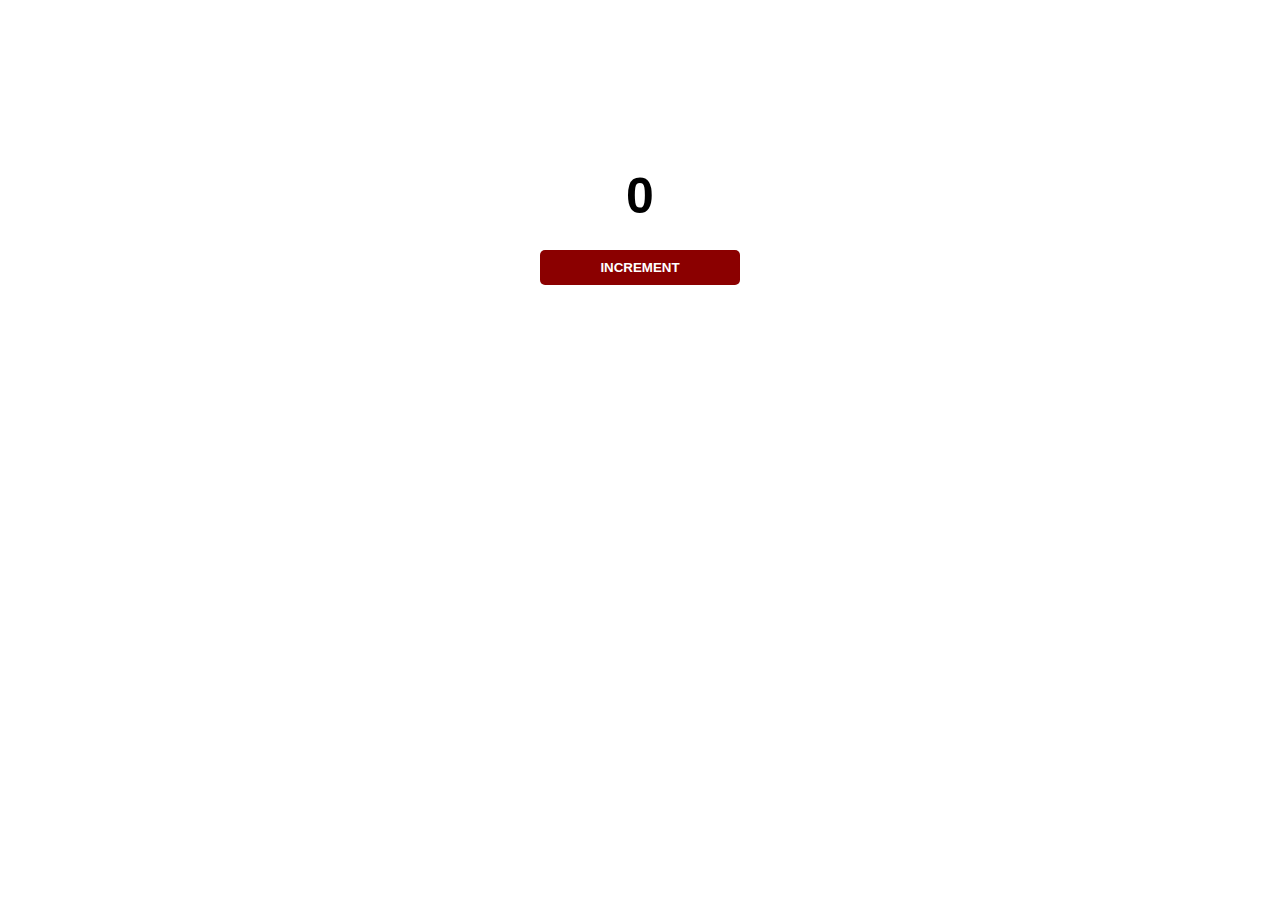
<file: passenger counter app in js/index.html>
<!DOCTYPE html>
<html lang="en">
<head>
    <meta charset="UTF-8">
    <meta name="viewport" content="width=device-width, initial-scale=1.0">
    <title>Passenger counter</title>
    <link rel="stylesheet" href="index.css">
</head>
<body>
    <h1>People entered:</h1>
    <h2 id="count-el">0</h2>
    <button id="increment-btn" onclick="increment()">INCREMENT</button>
</body>
<script src="index.js"></script>
</html>
</file>
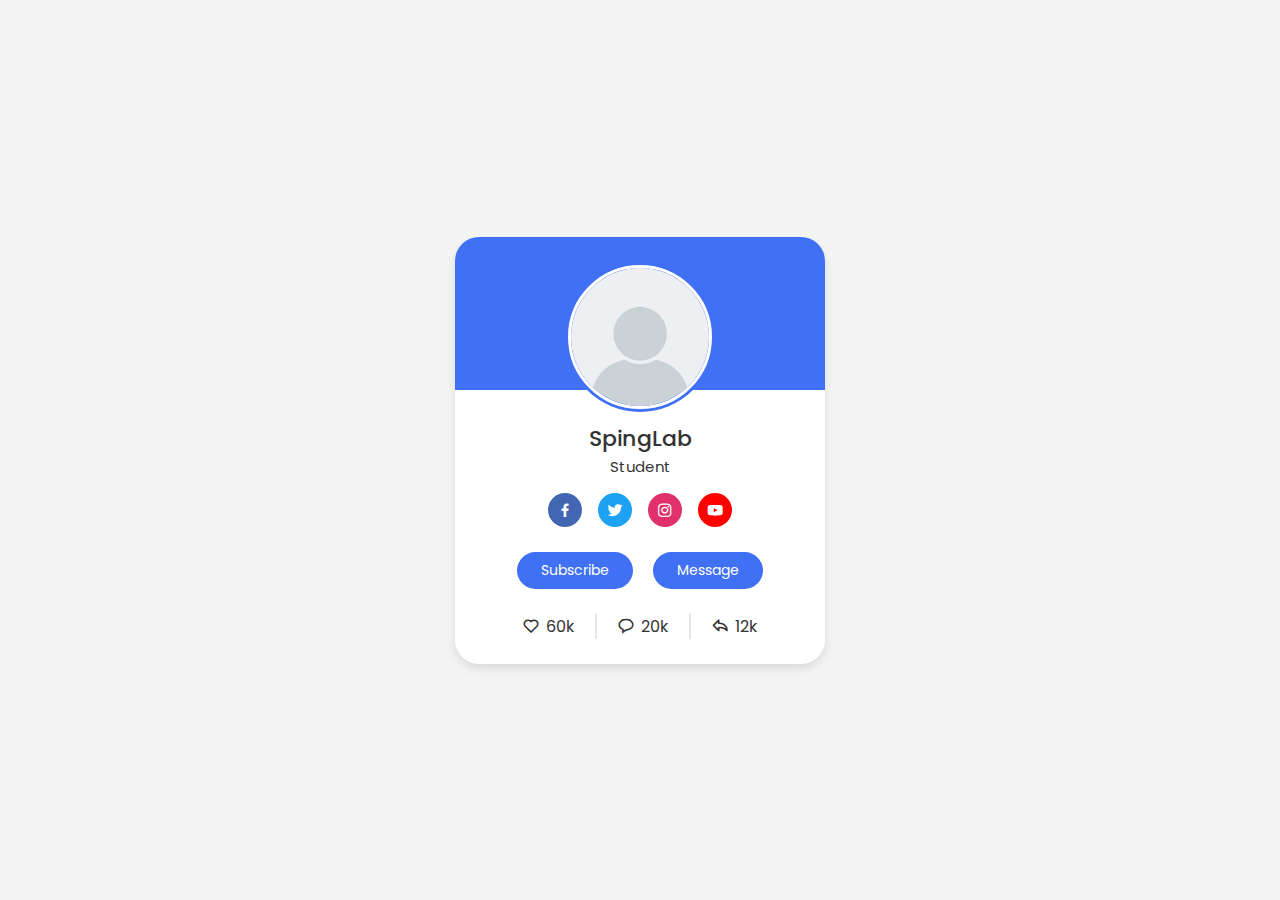
<file: Profile card/index.html>
<!DOCTYPE html>
<html lang="en">
<head>
    <meta charset="UTF-8">
    <meta name="viewport" content="width=device-width, initial-scale=1.0">
    <title>Profile Card UI Design</title>
    <link rel="stylesheet" href="style.css">
    <link href='https://unpkg.com/boxicons@2.1.4/css/boxicons.min.css' rel='stylesheet'>
</head>
<body>
    <div class="profile-card">
        <div class="image">
            <img src="profile.jpg" alt="Profile Pic" class="profile-img">
        </div>

        <div class="text-data">
            <span class="name">SpingLab</span>
            <span class="job">Student</span>
        </div>

        <div class="media-buttons">
            <a href="#" style="background: #4267b2;"  class="link">
                <i class='bx bxl-facebook'></i>
            </a>
            <a href="#" style="background: #1da1f2;" class="link">
                <i class='bx bxl-twitter' ></i>
            </a>
            <a href="#" style="background: #e1306c;" class="link">
                <i class='bx bxl-instagram' ></i>
            </a>
            <a href="#" style="background: #ff0000;" class="link">
                <i class='bx bxl-youtube' ></i>
            </a>  
        </div>
    <div class="buttons">
        <button class="button">Subscribe</button>
        <button class="button">Message</button>
    </div>

    <div class="analytics">
        <div class="data">
            <i class='bx bx-heart' ></i>
            <span class="number">60k</span>
        </div>
        <div class="data">
            <i class='bx bx-message-rounded' ></i>
            <span class="number">20k</span>
        </div>
        <div class="data">
            <i class='bx bx-share' ></i>
            <span class="number">12k</span>
        </div>
    </div>    
</div>    
</body>
</html>
</file>
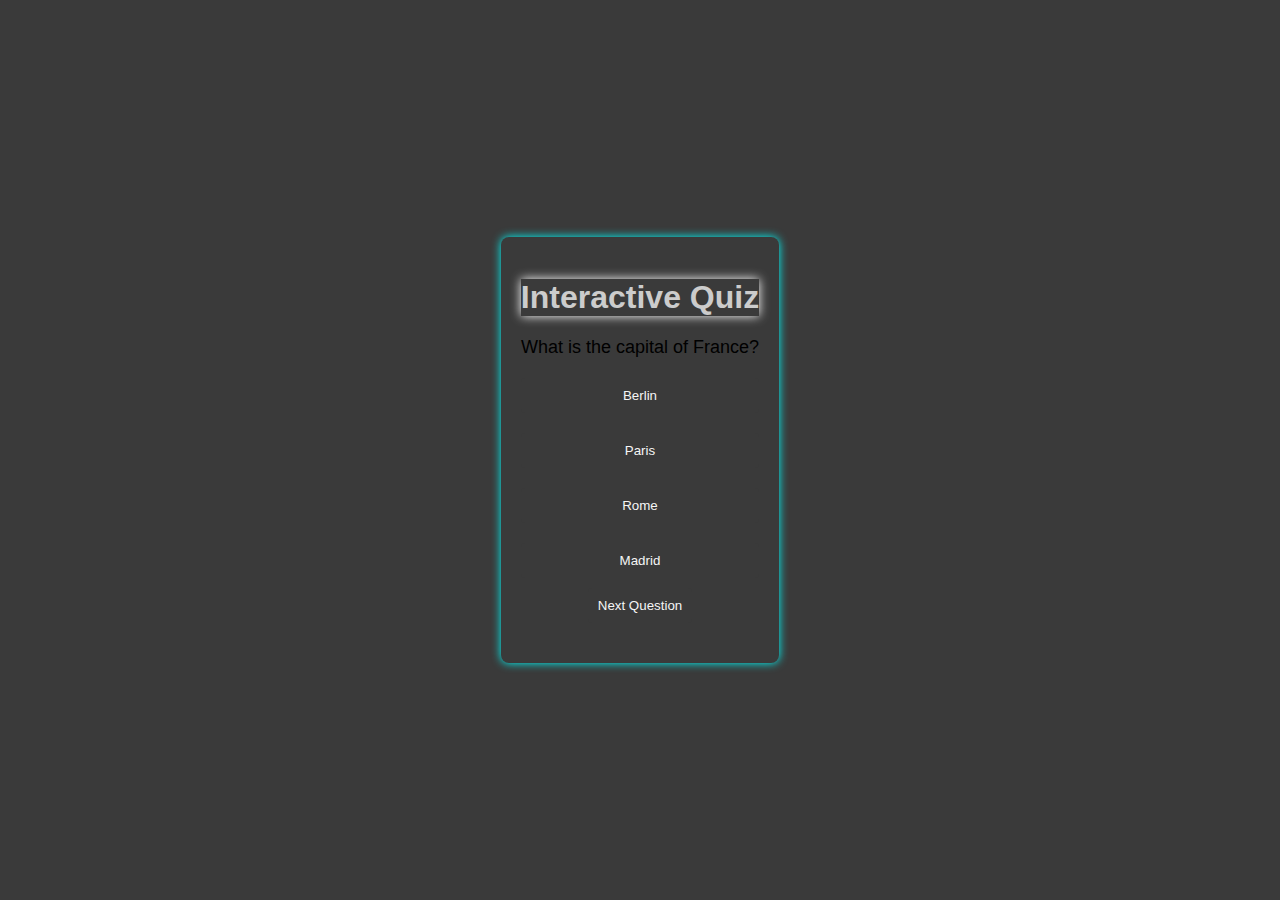
<file: Quiz/index.html>
<!DOCTYPE html>
<html lang="en">
<head>
  <meta charset="UTF-8">
  <meta name="viewport" content="width=device-width, initial-scale=1.0">
  <link rel="stylesheet" href="styles.css">
  <title>Interactive Quiz</title>
</head>
<body>
  <div class="container">
    <h1>Interactive Quiz</h1>
    <div id="quiz-container">
      <div id="question"></div>
      <div id="choices"></div>
      <button onclick="nextQuestion()">Next Question</button>
      <div id="score"></div>
    </div>
  </div>
  <script src="script.js"></script>
</body>
</html>
</file>
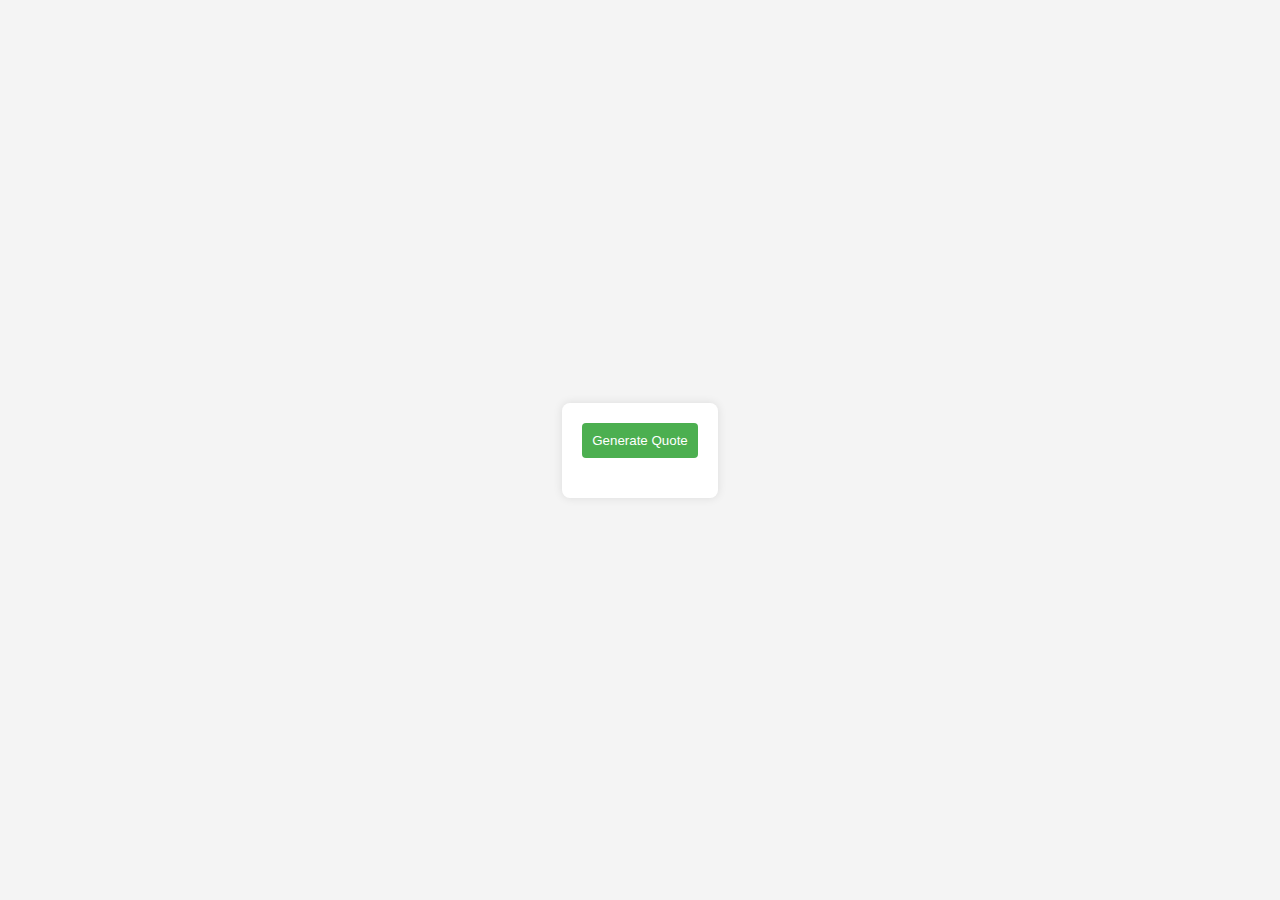
<file: Quote generator/index.html>
<!DOCTYPE html>
<html lang="en">
<head>
    <meta charset="UTF-8">
    <meta name="viewport" content="width=device-width, initial-scale=1.0">
    <title>Quote Generator</title>
    <link rel="stylesheet" href="styles.css">
</head>
<body>
    <div class="container">
    <button onclick="generateQuote()">Generate Quote</button>
    <div id="quoteContainer"></div>
</div>
    <script src="script.js"></script>
</body>
</html>
</file>
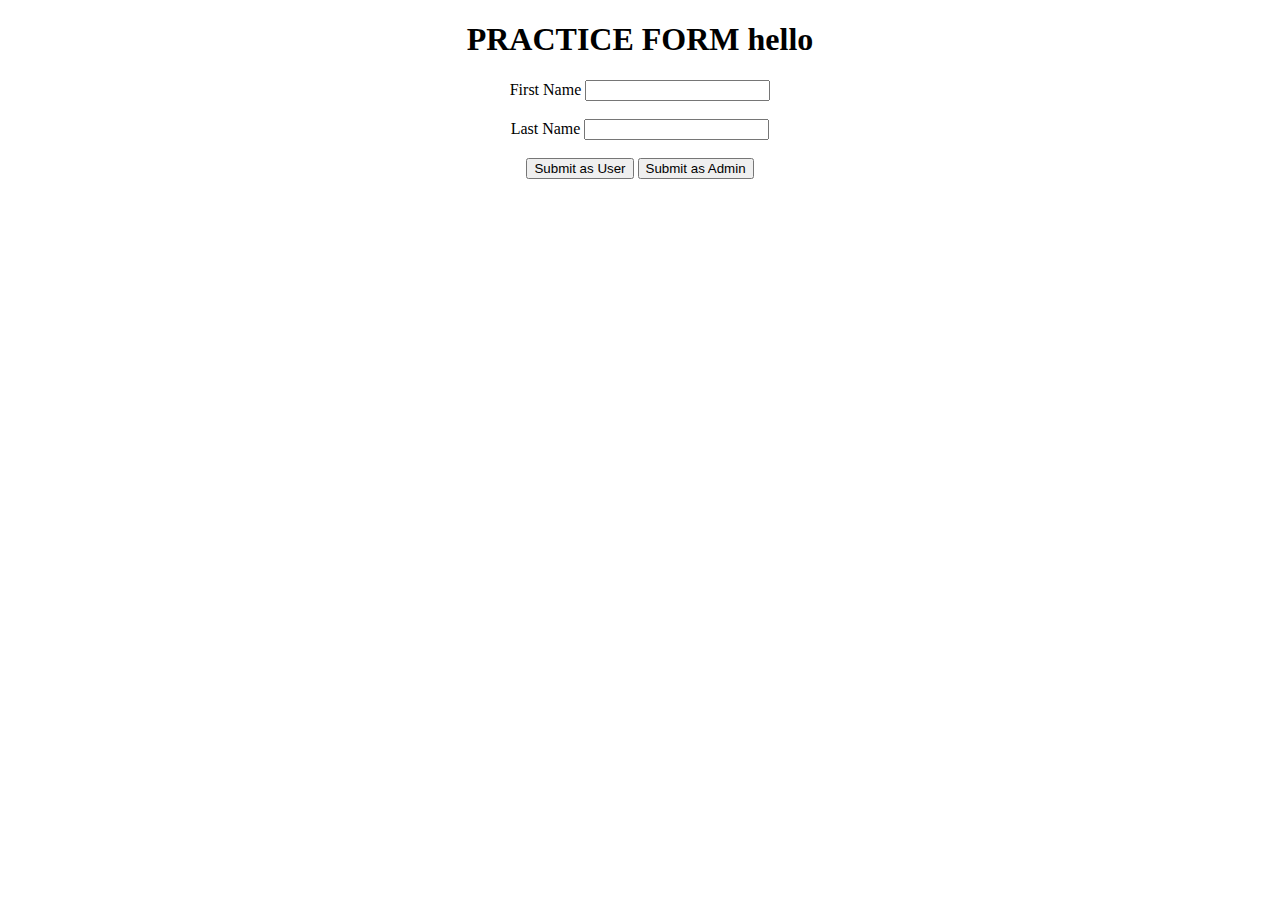
<file: form.html>
<!DOCTYPE HTML>
<html>
    <head>
        <title>Form</title>
    </head>
    <body><center>
        <h1>PRACTICE FORM hello</h1>
        <div><form action="form.html" method="POST">
            <label for="fname">First Name</label>
            <input type="text" name="fname"><br><br>
            <label for="lname">Last Name</label>
            <input type="text" name="lname"><br><br>
            <input type="submit" value="Submit as User">
            <input type="submit" formaction="form.html" value="Submit as Admin">
        </div></form></center>
    </body>
</html>
</file>
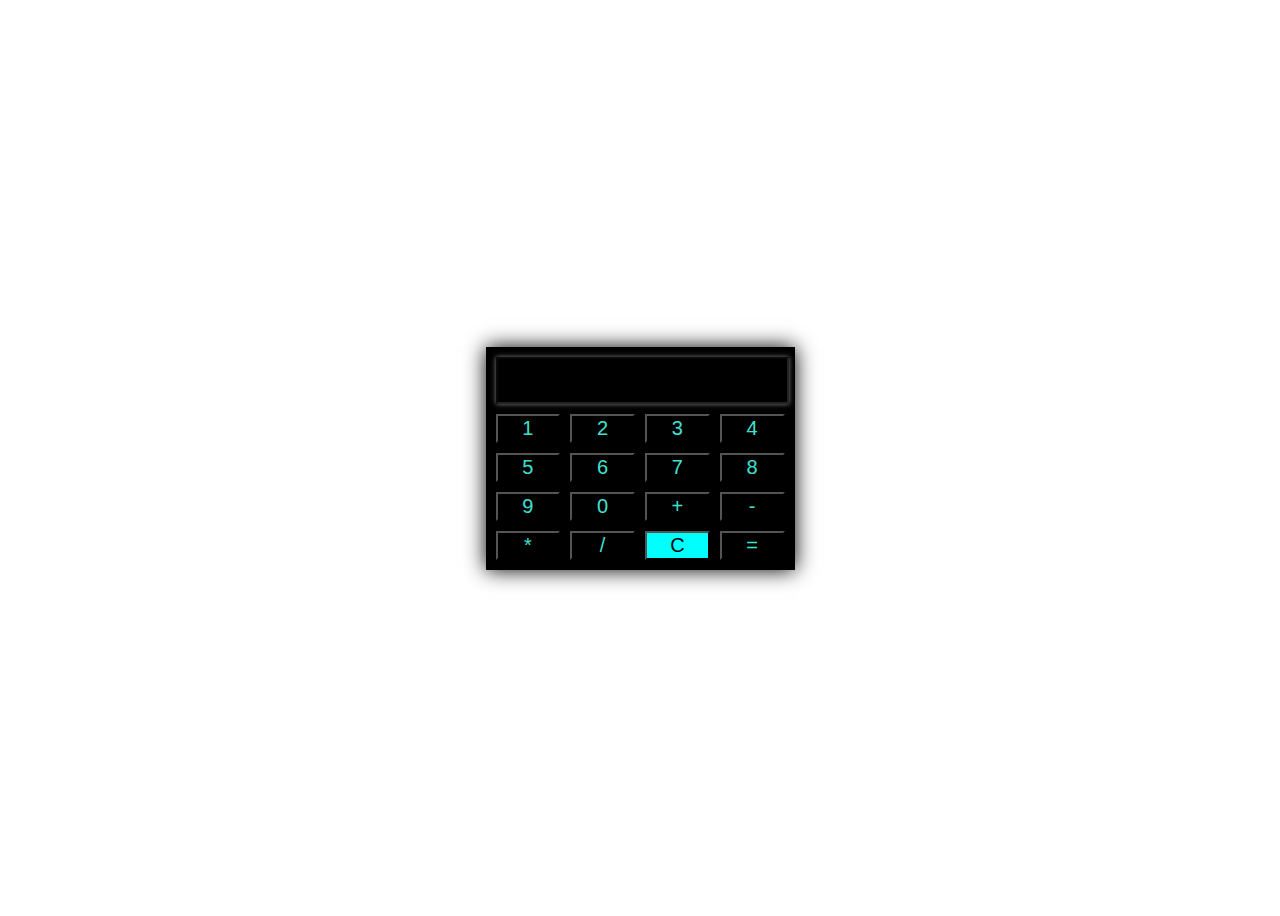
<file: Calculator/index1.html>
<!DOCTYPE html>
<html lang="en">
<head>
    <meta charset="UTF-8">
    <meta name="viewport" content="width=device-width, initial-scale=1.0">
    <title>CALCULATOR</title>
    <link rel="stylesheet" href="style1.css">
</head>
<body>
    <div class="calculator">

        <input type="text" id="display" disabled>

        <div class="buttons">
            <!-- Buttons for digits(0-9) -->
            <button onclick="appendToDisplay('1')">1</button>
            <button onclick="appendToDisplay('2')">2</button>
            <button onclick="appendToDisplay('3')">3</button>
            <button onclick="appendToDisplay('4')">4</button>
            <button onclick="appendToDisplay('5')">5</button>
            <button onclick="appendToDisplay('6')">6</button>
            <button onclick="appendToDisplay('7')">7</button>
            <button onclick="appendToDisplay('8')">8</button>
            <button onclick="appendToDisplay('9')">9</button>
            <button onclick="appendToDisplay('0')">0</button>

            <!-- Buttons for arithmetis operators -->
            <button onclick="appendToDisplay('+')">+</button>
            <button onclick="appendToDisplay('-')">-</button>
            <button onclick="appendToDisplay('*')">*</button>
            <button onclick="appendToDisplay('/')">/</button>

            <!-- Clear button -->
            <button id="clear" onclick="clearDisplay('C')">C</button>

            <!-- Equal button -->
            <button onclick="calculateResult('=')">=</button>

        </div>
    </div>
<script src="script1.js"></script>
</body>
</html>
</file>
<file: passenger counter app in js/index.css>
body {  
        color: white;
        padding: 70px 0;
        text-align: center;
        background-image: url("https://images.fineartamerica.com/images/artworkimages/mediumlarge/1/mustang-65-blurred-miguel-lopez.jpg");
        background-repeat: no-repeat;
        background-size: cover;
        font-family: 'Segoe UI', Tahoma, Geneva, Verdana, sans-serif;
        font-size: 30px;
        font-weight: 800;
      }

      h1 {
        margin-top: 10px;
        margin-bottom: 10px;
    }

    h2 {
        color: black;
        font-size: 50px;
        margin-top: 0;
        margin-bottom: 20px;
    }

    button {
        border: none;
        padding-top: 10px;
        padding-bottom: 10px;
        color: white;
        font-weight: bold;
        width: 200px;
        margin-bottom: 5px;
        border-radius: 5px;
    }

    #increment-btn {
        background: darkred;
    }

    #save-btn {
        background: darkgreen;
    }
</file>
<file: Profile card/style.css>
/* Google Fonts - Poppins */
  @import url('https://fonts.googleapis.com/css2?family=Poppins:wght@300;400;500;600&display=swap');

* {
    margin: 0;
    padding: 0;
    box-sizing: border-box;
    font-family: 'Poppins', sans-serif;
}

body {
  height: 100vh;
  display: flex;
  align-items: center;
  justify-content: center;
  background-color: #f4f4f4;
}

.profile-card {
  display: flex;
  flex-direction: column;
  align-items: center;
  max-width:  370px;
  width: 100%;
  background: #fff;
  border-radius: 24px;
  padding: 25px;
  box-shadow: 0 5px 10px rgba(0, 0, 0, 0.1);
  position: relative;
}

.profile-card::before {
  content: '';
  position: absolute;
  top: 0;
  left: 0;
  height: 36%;
  width: 100%;
  border-radius: 24px 24px 0 0;
  background-color: #4070f4;
}

.image {
  position: relative;
  height: 150px;
  width: 150px;
  border-radius: 50%;
  background-color: #4070f4;
  padding: 3px;
  margin-bottom: 10px;
}

.image .profile-img {
  height: 100%;
  width: 100%;
  object-fit: cover;
  border-radius: 50%;
  border: 3px solid #fff;
}

.profile-card .text-data {
  display: flex;
  flex-direction: column;
  align-items: center;
  color: #333;
}

.text-data .name {
  font-size: 22px;
  font-weight: 500;
}

.text-data .job {
  font-size: 15px;
  font-weight: 400;
}

.profile-card .media-buttons {
  display: flex;
  align-items: center;
  margin-top: 15px;
}

.media-buttons .link {
  display: flex;
  align-items: center;
  justify-content: center;
  color: #fff;
  font-size: 18px;
  height: 34px;
  width: 34px;
  border-radius: 50%;
  margin: 0 8px;
  background-color: #4070f4;
  text-decoration: none;
}

.profile-card .buttons {
  display: flex;
  align-items: center;
  margin-top: 25px;
}

.buttons .button {
  color: #fff;
  font-size: 14px;
  font-weight: 400;
  border: none;
  border-radius: 24px;
  margin: 0 10px;
  padding: 8px 24px;
  background-color: #4070f4;
  cursor: pointer;
  transition: all 0.3s ease;
}

.buttons .button:hover {
  background-color: #0e4bf1;
}

.profile-card .analytics {
  display: flex;
  align-items: center;
  margin-top: 25px;
}

.analytics .data{
  display: flex;
  align-items: center;
  color: #333;
  padding: 0 20px;
  border-right: 2px solid #e7e7e7;
}

.data i {
  font-size: 18px;
  margin-right: 6px;
}

.data:last-child {
  border-right: none;

}
</file>
<file: Quiz/styles.css>
body {
    font-family: 'Arial', sans-serif;
    background-color: #3a3a3a;
    margin: 0;
    display: flex;
    justify-content: center;
    align-items: center;
    height: 100vh;
  }
  
  .container {
    text-align: center;
    padding: 20px;
    background-color: #3a3a3a;
    border-radius: 8px;
    box-shadow: 0 0 10px cyan;
    
  }
  
  button {
    background-color: rgb(58, 58, 58);
    margin-top: 10px;
    color: whitesmoke;
    padding: 10px;
    border: none;
    border-radius: 4px;
    cursor: pointer;
  }
  
  button:hover {
    background-color: cyan;
    color: black;
  }
  
  #quiz-container {
    margin-top: 20px;
  }
  
  #question {
    font-size: 18px;
    margin-bottom: 10px;
  }
  
  #choices {
    display: flex;
    flex-direction: column;
    gap: 10px;
  }
  
  #score {
    margin-top: 20px;
    font-size: 18px;
  }
  
   h1 {
    color: #ccc;
    justify-content: center;
    box-shadow: 0 0 10px white;
}

/* body {
    background-color: rgb(35, 35, 35);
}

.container {
    border: 3px solid gray;
    border-radius: 10px;
}

.questions {
    margin: 10px;
    padding: 10px;
    border: 2px solid gray;
    border-radius: 10px;
}

button {
    margin-left: 7px;
    margin-bottom: 7px;
    border-radius: 3px;
    box-shadow: 0 0 7px white;
    cursor: pointer;
    transition-duration: 0.3s;
    font-size: 15px;
}

button:hover {
    background-color: rgb(29, 203, 29);
} */

/* .answers {
    margin: 10px;
    padding: 10px;
    border: 2px solid gray;
    border-radius: 10px;
} */
</file>
<file: Quote generator/styles.css>
/* body {
    display: flex;
    justify-content: center;
    align-items: center;
    height: 100vh;
    background-color: rgb(231, 187, 149);
}

.container {
    height: 300px;
    width: 300px;
    border: 2px solid;
    background-color: cadetblue;
}

button {
    height: 50px;
    width: 200px;
    margin-left: 80px;
    margin-top: 130px;
    font-size: 20px;
    background-color: cadetblue;
    border: 0;
    cursor: pointer;
    transition-duration: 0.3s ;
}

button:hover {
    background-color: #478688;
}

#quoteContainer {
    display: flex;
    justify-content: center;
    align-items: center;
    height: 100vh;
    margin-top: 20px;
    font-size: 18px;
  } */

  body {
    font-family: 'Arial', sans-serif;
    background-color: #f4f4f4;
    margin: 0;
    display: flex;
    justify-content: center;
    align-items: center;
    height: 100vh;
  }
  
  .container {
    text-align: center;
    padding: 20px;
    background-color: #fff;
    border-radius: 8px;
    box-shadow: 0 0 10px rgba(0, 0, 0, 0.1);
  }
  
  button {
    background-color: #4CAF50;
    color: white;
    padding: 10px;
    border: none;
    border-radius: 4px;
    cursor: pointer;
  }
  
  button:hover {
    background-color: #45a049;
  }
  
  #quoteContainer {
    margin-top: 20px;
    font-size: 18px;
  }
</file>
<file: Calculator/style1.css>
body {
    display: flex;
    justify-content: center;
    height: 100vh;
    align-items: center;
    background-color: white;
}

.calculator {
    padding: 10px;
    border: 10px;
    box-shadow: 0 0 20px black;
    background-color: black;
}

#clear {
    background-color: cyan;
    color: black;
}

#display {
    width: 100%;
    max-width: calc(100% - 20px);
    padding: 10px;
    font-size: 20px;
    margin-bottom: 10px;
    color: white;
    text-align: right;
    box-shadow: 0 0 5px grey;
    background-color: black;
}

.buttons {
    display: grid;
    grid-template-columns: repeat(4, 1fr);
    gap: 10px;
}

button {
    font-size: 20px;
    background-color: black;
    color: turquoise;
    cursor: pointer;
    transition: background-color 0.3s;
}

button:hover {
    background-color: rgb(82, 82, 82);
}
</file>
